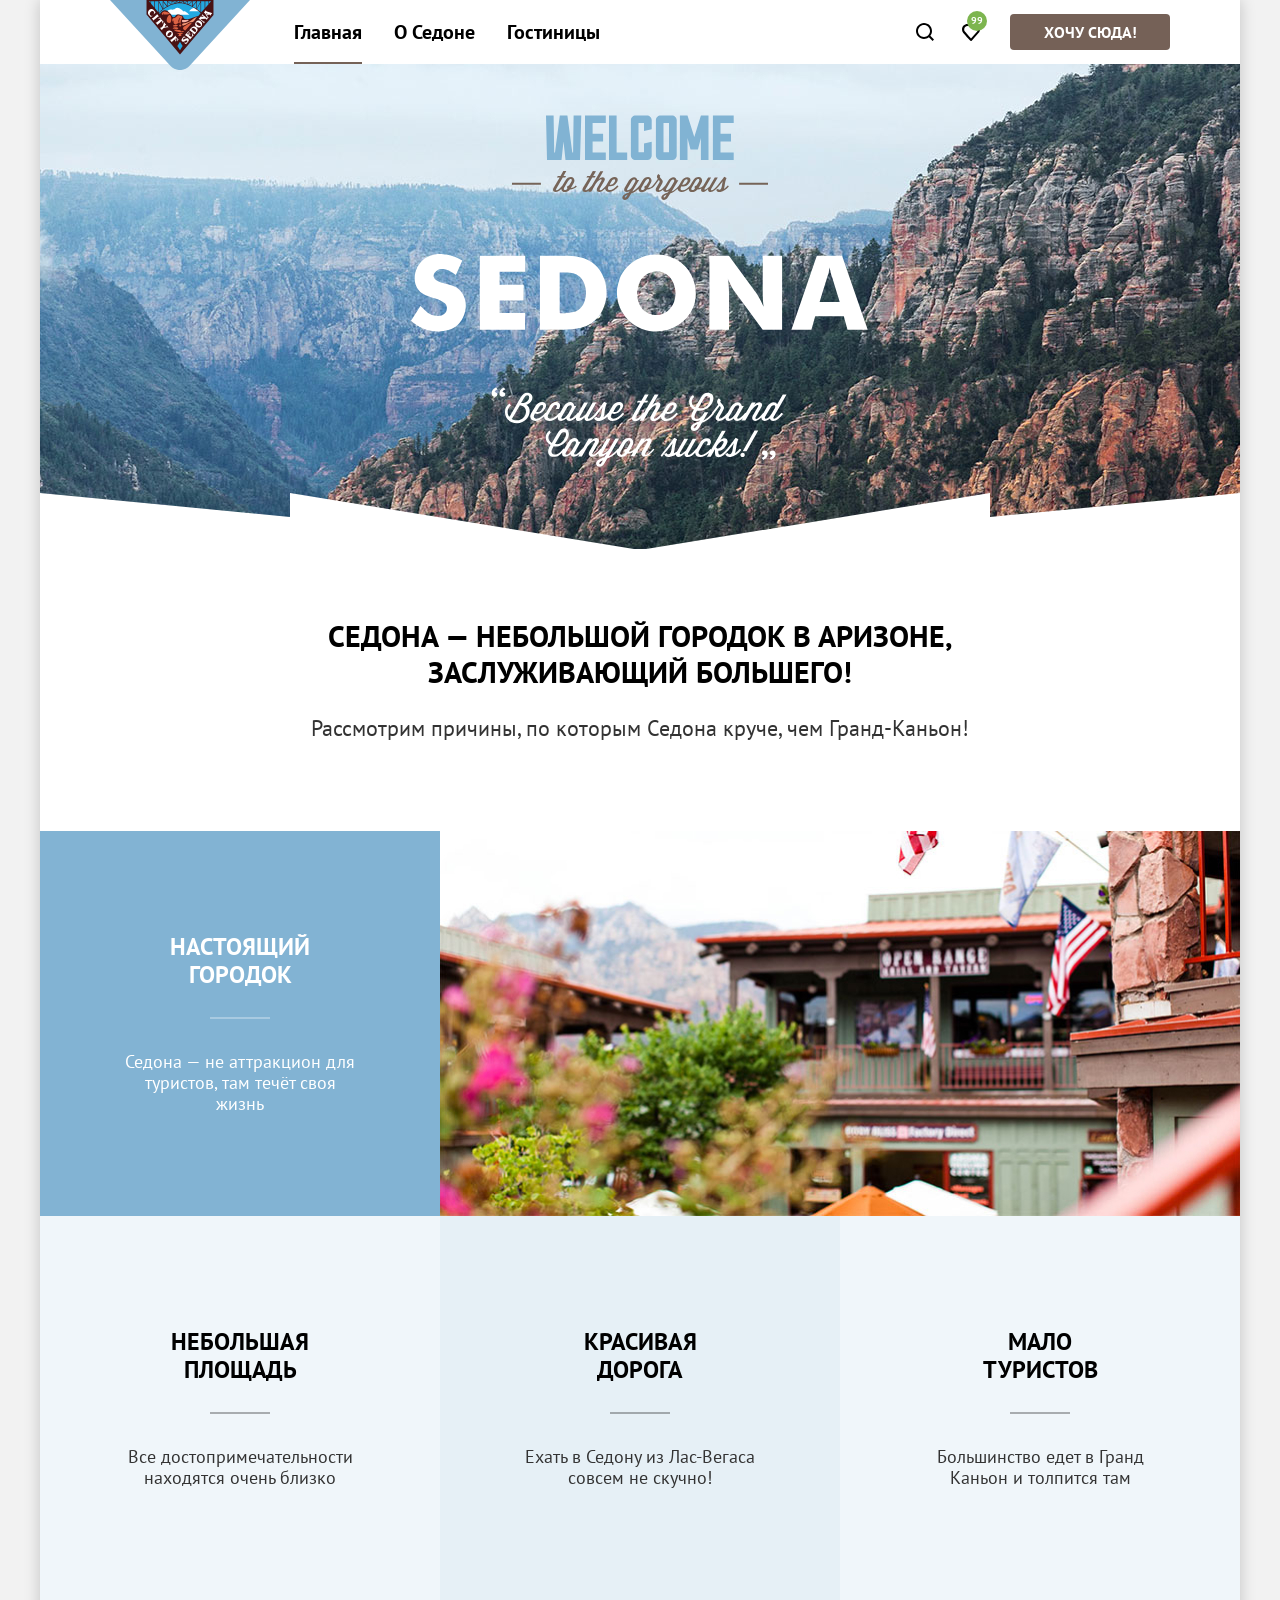
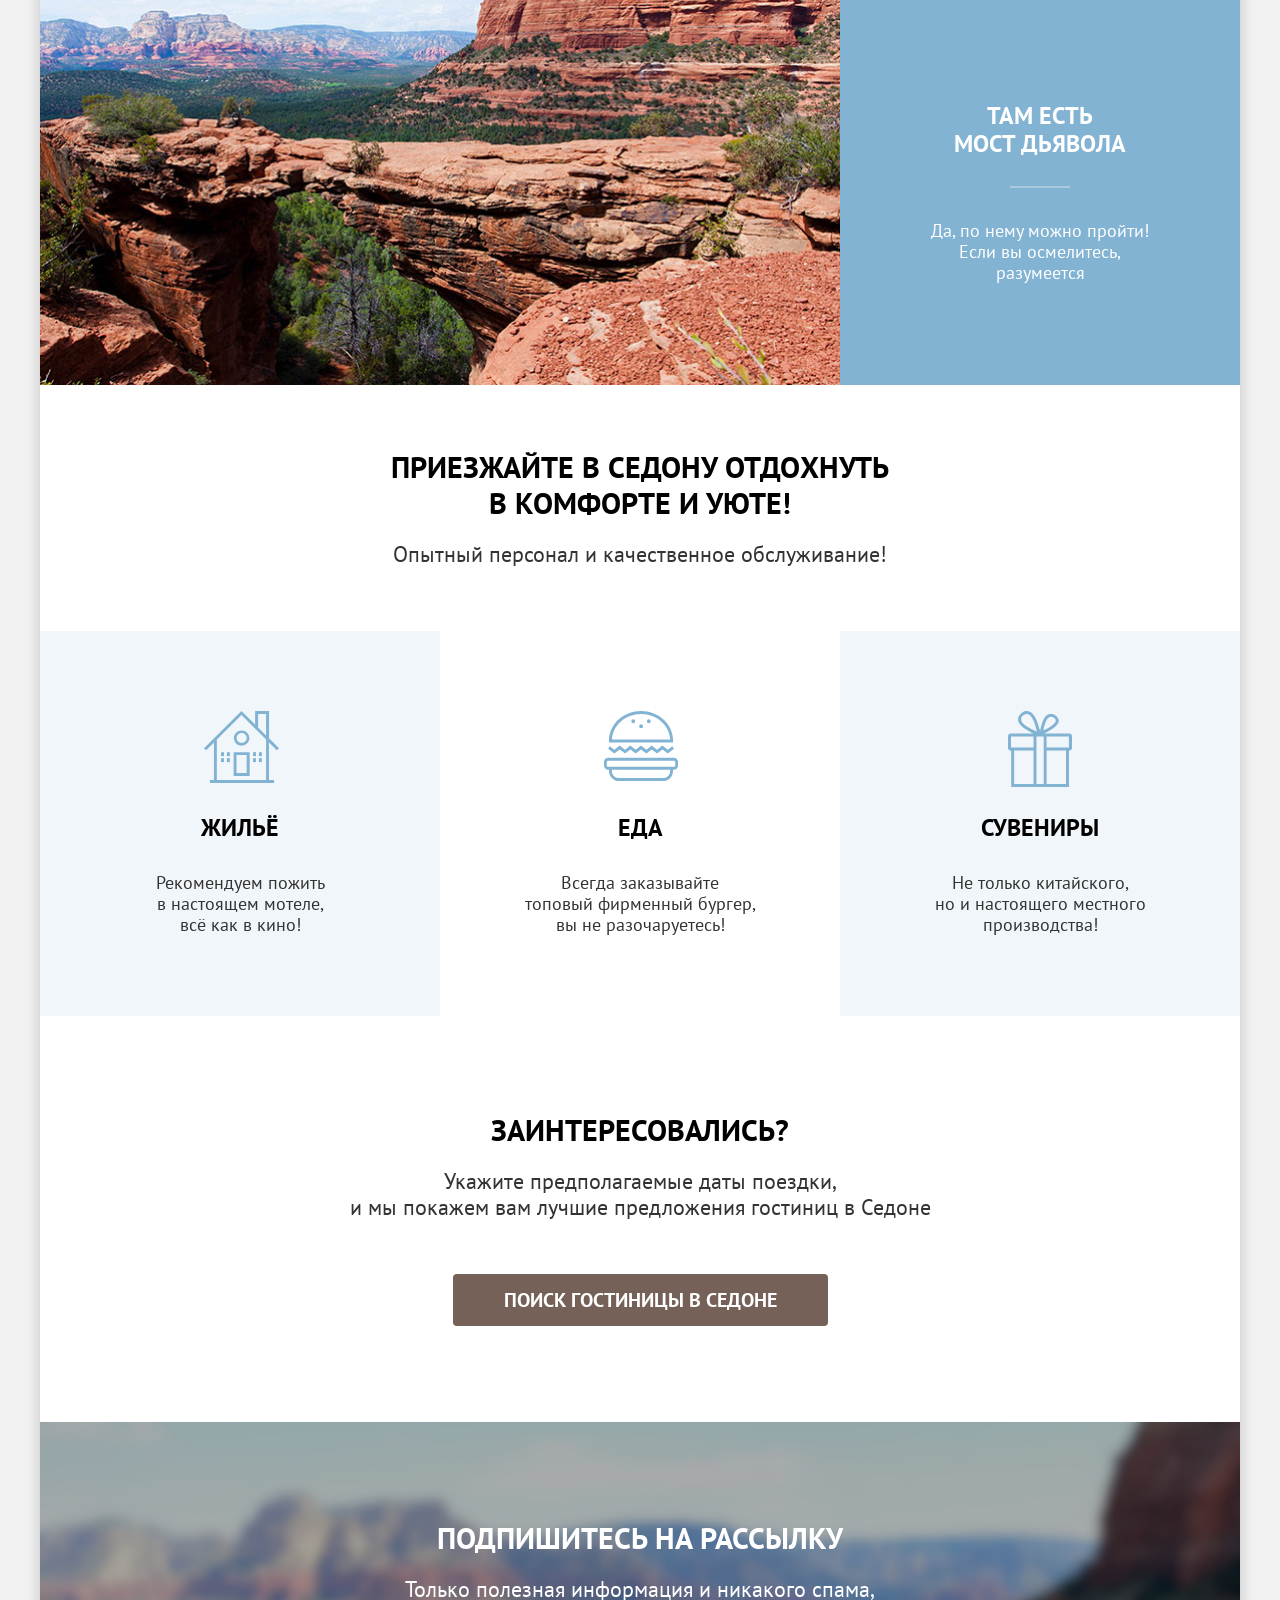
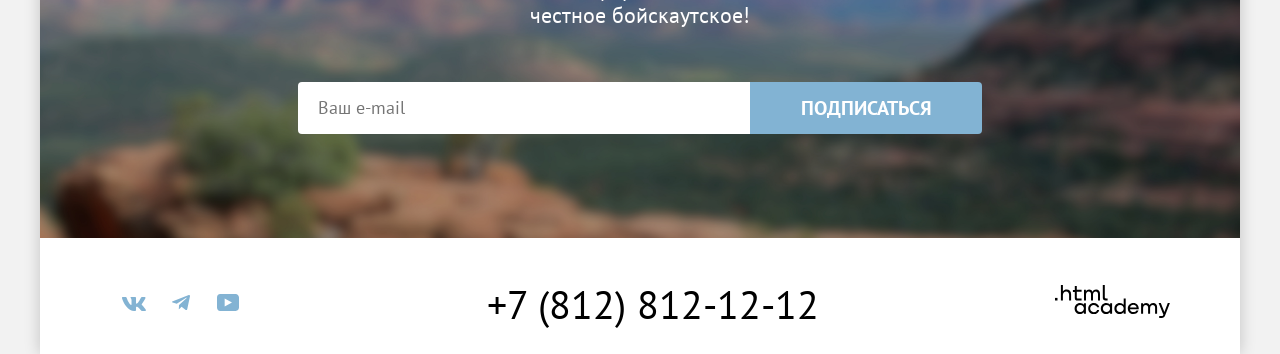
<file: index.html>
<!doctype html>
<html lang="ru">
  <head>
    <meta charset="UTF-8" />
    <title>Седона</title>
    <link rel="stylesheet" href="src/css/styles.css" />
    <link
      rel="icon"
      type="image/png"
      sizes="32x32"
      href="src/img/favicon.png"
    />
  </head>
  <body>
    <div class="wrapper">
      <header class="header">
        <a class="headerLogoLink" href="index.html">
          <img
            class="headerLogoImg"
            src="src/img/sedona-logo.svg"
            alt="Седона лого"
            width="140"
            height="70"
          />
        </a>
        <nav class="headerNav">
          <ul class="headerNavList">
            <li class="headerNavItem headerNavItemActive">
              <a class="headerNavItemLink" href="index.html">Главная</a>
            </li>
            <li class="headerNavItem">
              <a class="headerNavItemLink" href="#">О Седоне</a>
            </li>
            <li class="headerNavItem">
              <a class="headerNavItemLink" href="catalog.html">Гостиницы</a>
            </li>
          </ul>
          <ul class="headerUserList">
            <li>
              <a class="headerUserLink headerUserSearch" href="#">
                <span class="visuallyHidden">Поиск</span>
              </a>
            </li>
            <li>
              <a class="headerUserLink headerUserFavorites" href="#">
                <span class="visuallyHidden">Избранное</span>
                <span class="headerUserNumberOfFavorites">99</span>
              </a>
            </li>
            <li>
              <a class="headerUserLinkButton" href="#">Хочу сюда!</a>
            </li>
          </ul>
        </nav>
      </header>

      <main class="main">
        <section class="welcome">
          <h1 class="visuallyHidden">Посетите Седону!</h1>
          <img
            class="welcomeImg"
            src="src/img/welcome.svg"
            alt="Добро пожаловать в Седону!"
            width="458"
            height="352"
          />
        </section>

        <section class="slogan sectionInfo">
          <h2 class="sloganTitle">
            Седона — небольшой городок в Аризоне, заслуживающий большего!
          </h2>
          <p class="sloganDesc">
            Рассмотрим причины, по которым Седона круче, чем Гранд-Каньон!
          </p>
        </section>

        <section class="advantages">
          <h2 class="visuallyHidden">Наши преимущества</h2>
          <ul class="advantagesList">
            <li class="advantagesItemWhite">
              <div class="advantagesItemTextWrap">
                <h3 class="advantagesItemTitle">Настоящий городок</h3>
                <p class="advantagesItemDesc">
                  Седона — не аттракцион для туристов, там течёт своя жизнь
                </p>
              </div>
            </li>
            <li class="advantagesItemPhotoWrap">
              <img
                class="advantagesItemPhoto"
                src="src/img/advantages-photo1.jpg"
                alt="Фото улиц Седоны"
                width="800"
                height="385"
              />
            </li>
            <li class="advantagesItem">
              <div class="advantagesItemTextWrap">
                <h3 class="advantagesItemTitle">Небольшая площадь</h3>
                <p class="advantagesItemDesc">
                  Все достопримечательности находятся очень близко
                </p>
              </div>
            </li>
            <li class="advantagesItem">
              <div class="advantagesItemTextWrap">
                <h3 class="advantagesItemTitle">Красивая дорога</h3>
                <p class="advantagesItemDesc">
                  Ехать в Седону из Лас-Вегаса совсем не скучно!
                </p>
              </div>
            </li>
            <li class="advantagesItem">
              <div class="advantagesItemTextWrap">
                <h3 class="advantagesItemTitle">Мало туристов</h3>
                <p class="advantagesItemDesc">
                  Большинство едет в Гранд Каньон и толпится там
                </p>
              </div>
            </li>
            <li class="advantagesItemPhotoWrap">
              <img
                class="advantagesItemPhoto"
                src="src/img/advantages-photo2.jpg"
                alt="Фото Моста Дьявола"
                width="800"
                height="385"
              />
            </li>
            <li class="advantagesItemWhite">
              <div class="advantagesItemTextWrap">
                <h3 class="advantagesItemTitle">Там есть<br />мост дьявола</h3>
                <p class="advantagesItemDesc">
                  Да, по нему можно пройти! Если вы осмелитесь, разумеется
                </p>
              </div>
            </li>
          </ul>
        </section>

        <section class="invite sectionInfo">
          <h2 class="inviteTitle">
            Приезжайте в Седону отдохнуть в комфорте и уюте!
          </h2>
          <p class="inviteDesc">
            Опытный персонал и качественное обслуживание!
          </p>
        </section>

        <section class="extra">
          <h2 class="visuallyHidden">Дополнительные возможности</h2>
          <ul class="extraList">
            <li class="extraItem extraItemHome">
              <h3 class="extraTitle">Жильё</h3>
              <p class="extraDesc">
                Рекомендуем пожить<br />в настоящем мотеле,<br />всё как в кино!
              </p>
            </li>
            <li class="extraItem extraItemFood">
              <h3 class="extraTitle">Еда</h3>
              <p class="extraDesc">
                Всегда заказывайте<br />топовый фирменный бургер,<br />вы не
                разочаруетесь!
              </p>
            </li>
            <li class="extraItem extraItemSouvenirs">
              <h3 class="extraTitle">Сувениры</h3>
              <p class="extraDesc">
                Не только китайского,<br />но и настоящего местного<br />производства!
              </p>
            </li>
          </ul>
        </section>

        <section class="hotelSearch">
          <h2 class="hotelSearchTitle">Заинтересовались?</h2>
          <p class="hotelSearchDesc">
            Укажите предполагаемые даты поездки,<br />и мы покажем вам лучшие
            предложения гостиниц в Седоне
          </p>
          <button
            class="hotelSearchButton buttonBrown modalToggle"
            type="button"
          >
            Поиск гостиницы в Седоне
          </button>
        </section>

        <section class="subscribe">
          <h2 class="subscribeTitle">Подпишитесь на рассылку</h2>
          <p class="subscribeDesc">
            Только полезная информация и никакого спама, честное бойскаутское!
          </p>
          <form
            class="subscribeForm"
            action="https://echo.htmlacademy.ru/"
            method="post"
          >
            <label class="visuallyHidden" for="email">Электронная почта:</label>
            <input
              class="subscribeFormInput"
              type="email"
              name="email"
              id="email"
              placeholder="Ваш e-mail"
              required
            />
            <button class="subscribeFormButton buttonBlue" type="submit">
              Подписаться
            </button>
          </form>
        </section>
      </main>

      <footer class="footer">
        <div class="footerSocials">
          <h2 class="visuallyHidden">Наши социальные сети</h2>
          <ul class="footerSocialsList">
            <li class="footerSocialsListItem">
              <a
                class="footerSocialsListLink"
                href="https://vk.com/htmlacademy"
                target="_blank"
                rel="noreferrer noopener"
              >
                <svg
                  class="footerIcon"
                  width="24"
                  height="14"
                  viewBox="0 0 24 14"
                  fill="none"
                  xmlns="http://www.w3.org/2000/svg"
                >
                  <path
                    fill-rule="evenodd"
                    clip-rule="evenodd"
                    d="M23.45 0.948C23.616 0.402 23.45 0 22.655 0H20.03C19.362 0 19.054 0.347 18.887 0.73C18.887 0.73 17.552 3.926 15.661 6.002C15.049 6.604 14.771 6.795 14.437 6.795C14.27 6.795 14.019 6.604 14.019 6.057V0.948C14.019 0.292 13.835 0 13.279 0H9.151C8.734 0 8.483 0.304 8.483 0.593C8.483 1.214 9.429 1.358 9.526 3.106V6.904C9.526 7.737 9.373 7.888 9.039 7.888C8.149 7.888 5.984 4.677 4.699 1.003C4.45 0.288 4.198 0 3.527 0H0.9C0.15 0 0 0.347 0 0.73C0 1.412 0.89 4.8 4.145 9.281C6.315 12.341 9.37 14 12.153 14C13.822 14 14.028 13.632 14.028 12.997V10.684C14.028 9.947 14.186 9.8 14.715 9.8C15.105 9.8 15.772 9.992 17.33 11.467C19.11 13.216 19.403 14 20.405 14H23.03C23.78 14 24.156 13.632 23.94 12.904C23.702 12.18 22.852 11.129 21.725 9.882C21.113 9.172 20.195 8.407 19.916 8.024C19.527 7.533 19.638 7.314 19.916 6.877C19.916 6.877 23.116 2.451 23.449 0.948H23.45Z"
                  />
                </svg>
                <span class="visuallyHidden">VK</span>
              </a>
            </li>
            <li class="footerSocialsListItem">
              <a
                class="footerSocialsListLink"
                href="https://t.me/htmlacademy"
                target="_blank"
                rel="noreferrer noopener"
              >
                <svg
                  class="footerIcon"
                  width="18"
                  height="16"
                  viewBox="0 0 18 16"
                  fill="none"
                  xmlns="http://www.w3.org/2000/svg"
                >
                  <path
                    d="M16.785 0.0992597L0.840489 6.24776C-0.247661 6.68481 -0.241365 7.29184 0.640845 7.56253L4.73445 8.83953L14.2058 2.8637C14.6537 2.59121 15.0629 2.7378 14.7265 3.03636L7.05283 9.96185H7.05103L7.05283 9.96275L6.77045 14.1823C7.18413 14.1823 7.36669 13.9925 7.59871 13.7686L9.58705 11.8351L13.7229 14.89C14.4855 15.31 15.0332 15.0941 15.2229 14.1841L17.9379 1.38885C18.2158 0.274623 17.5126 -0.229883 16.785 0.0992597Z"
                  />
                </svg>
                <span class="visuallyHidden">Telegram</span>
              </a>
            </li>
            <li class="footerSocialsListItem">
              <a
                class="footerSocialsListLink"
                href="https://www.youtube.com/user/htmlacademyru"
                target="_blank"
                rel="noreferrer noopener"
              >
                <svg
                  class="footerIcon"
                  width="22"
                  height="17"
                  viewBox="0 0 22 17"
                  fill="none"
                  xmlns="http://www.w3.org/2000/svg"
                >
                  <path
                    d="M18.607 0H3.17413C1.31343 0 0 1.59375 0 3.4V13.4937C0 15.4062 1.31343 17 3.17413 17H18.8259C20.4677 17 22 15.4062 22 13.6V3.4C21.7811 1.59375 20.4677 0 18.607 0ZM7.66169 12.5375V4.4625L14.995 8.5L7.66169 12.5375Z"
                  />
                </svg>
                <span class="visuallyHidden">YouTube</span>
              </a>
            </li>
          </ul>
        </div>
        <div class="footerContacts">
          <h2 class="visuallyHidden">Телефон</h2>
          <a class="footerContactsTelLink" href="tel:+78128121212"
            >+7 (812) 812-12-12</a
          >
        </div>
        <div class="footerLogo">
          <a
            class="footerLogoLink"
            href="https://htmlacademy.ru/"
            target="_blank"
            rel="noreferrer noopener"
          >
            <svg
              class="footerLogoImg"
              width="115"
              height="33"
              viewBox="0 0 115 33"
              fill="none"
              xmlns="http://www.w3.org/2000/svg"
            >
              <path d="M0 12.9V15.5H2.5V12.9H0Z" />
              <path
                d="M11.6 4.5C10 4.5 8.8 5.2 8 6.2H7.9V0H5.9V15.5H7.9V10.2C7.9 8.1 9.2 6.6 11.2 6.6C13 6.6 14.1 8 14.1 9.8V15.5H16.1V9.4C16.2 6.4 14.3 4.5 11.6 4.5Z"
              />
              <path
                d="M26.6 4.8H21.8V1.1H19.8V4.9H17.9V6.9H19.8V12.9C19.8 14.6 20.8 15.6 22.5 15.6H26.6V13.6H22.9C22.2 13.6 21.8 13.2 21.8 12.5V6.8H26.6V4.8Z"
              />
              <path
                d="M41.1 4.6C39.5 4.6 38.2 5.4 37.6 6.7H37.5C36.9 5.5 35.7 4.6 34.1 4.6C32.7 4.6 31.6 5.4 31 6.4H30.9V4.8H29V15.4H31V10C31 8 32 6.5 33.6 6.5C35.1 6.5 36 7.5 36 9.1V15.4H38V9.8C38 7.4 39.4 6.5 40.6 6.5C42.1 6.5 43 7.5 43 9.1V15.4H45V8.9C45.1 6.4 43.6 4.6 41.1 4.6Z"
              />
              <path
                d="M47.8 12.7C47.8 14.4 48.8 15.4 50.6 15.4H52.6V13.4H50.9C50.2 13.4 49.8 13 49.8 12.3V0H47.8V12.7Z"
              />
              <path
                d="M28.9 19.7C28 18.6 26.7 17.9 25 17.9C21.9 17.9 19.6 20.2 19.6 23.5C19.6 26.8 21.9 29.1 25 29.1C26.8 29.1 28 28.3 28.8 27.2H28.9V28.8H30.9V18.2H28.9V19.7ZM25.3 27.1C23.1 27.1 21.7 25.5 21.7 23.5C21.7 21.5 23.1 19.9 25.3 19.9C27.5 19.9 28.9 21.5 28.9 23.5C28.9 25.4 27.5 27.1 25.3 27.1Z"
              />
              <path
                d="M44.2 22C43.7 19.6 41.6 17.9 38.8 17.9C35.4 17.9 33.2 20.4 33.2 23.5C33.2 26.6 35.4 29.1 38.8 29.1C41.6 29.1 43.7 27.3 44.2 24.9H42.1C41.7 26.2 40.4 27.2 38.8 27.2C36.6 27.2 35.2 25.6 35.2 23.6C35.2 21.6 36.6 20 38.8 20C40.4 20 41.6 21 42.1 22.2H44.2V22Z"
              />
              <path
                d="M55.1 19.7C54.2 18.6 52.9 17.9 51.2 17.9C48.1 17.9 45.8 20.2 45.8 23.5C45.8 26.8 48.1 29.1 51.2 29.1C53 29.1 54.2 28.3 55 27.2H55.1V28.8H57.1V18.2H55.1V19.7ZM51.5 27.1C49.3 27.1 47.9 25.5 47.9 23.5C47.9 21.5 49.3 19.9 51.5 19.9C53.7 19.9 55.1 21.5 55.1 23.5C55.1 25.4 53.6 27.1 51.5 27.1Z"
              />
              <path
                d="M68.7 19.8C67.8 18.7 66.5 17.9 64.8 17.9C61.7 17.9 59.4 20.2 59.4 23.5C59.4 26.8 61.6 29.1 64.8 29.1C66.5 29.1 67.8 28.3 68.6 27.3H68.7V28.8H70.7V13.4H68.7V19.8ZM65.1 27.1C62.9 27.1 61.5 25.5 61.5 23.5C61.5 21.5 62.9 19.9 65.1 19.9C67.3 19.9 68.7 21.5 68.7 23.5C68.6 25.5 67.2 27.1 65.1 27.1Z"
              />
              <path
                d="M78.3 17.9C75 17.9 72.8 20.4 72.8 23.5C72.8 26.5 74.9 29.1 78.3 29.1C80.8 29.1 82.8 27.8 83.5 25.5H81.4C80.9 26.5 79.8 27.1 78.4 27.1C76.5 27.1 75.1 25.8 75 24.2H83.8C84 20.6 81.8 17.9 78.3 17.9ZM78.3 19.8C80 19.8 81.3 20.8 81.6 22.4H75.1C75.4 20.9 76.6 19.8 78.3 19.8Z"
              />
              <path
                d="M98.2 17.9C96.6 17.9 95.3 18.7 94.6 19.9H94.5C93.9 18.7 92.7 17.9 91.1 17.9C89.7 17.9 88.6 18.6 88 19.7V18.2H86.1V28.8H88.1V23.4C88.1 21.4 89.1 20 90.7 19.9C92.2 19.9 93.1 20.9 93.1 22.5V28.8H95.1V23.2C95.1 20.8 96.5 19.9 97.7 19.9C99.2 19.9 100.1 20.9 100.1 22.5V28.8H102.1V22.3C102.2 19.7 100.7 17.9 98.2 17.9Z"
              />
              <path
                d="M109.4 27L105.8 18.1H103.6L108.4 29.7C108.1 30.6 107.7 30.9 106.7 30.9H104.2V32.9H106.7C108.5 32.9 109.5 32.1 110.2 30.3L114.9 18.1H112.8L109.4 27Z"
              />
            </svg>
          </a>
        </div>
      </footer>
    </div>
    <div class="modalWrap modalWrapClose">
      <section class="modal">
        <form
          class="modalForm search-form"
          action="https://echo.htmlacademy.ru/"
          method="post"
        >
          <div class="modalFormHeader">
            <h2 class="modalFormTitle">Поиск гостиницы в Седоне</h2>
            <button
              class="modalFormClose"
              type="button"
              aria-label="Закрыть форму"
            >
              <svg
                width="14"
                height="14"
                viewBox="0 0 14 14"
                fill="none"
                xmlns="http://www.w3.org/2000/svg"
              >
                <path
                  d="M14 1.29231L12.7077 0L7 5.70769L1.29231 0L0 1.29231L5.70769 7L0 12.7077L1.29231 14L7 8.29231L12.7077 14L14 12.7077L8.29231 7L14 1.29231Z"
                  fill="currentColor"
                />
              </svg>
            </button>
          </div>
          <div class="modalFormField">
            <label class="modalFormLabel" for="arrival-date"
              >Дата заезда:</label
            >
            <div class="modalFormControl">
              <input
                class="modalFormDate"
                type="text"
                id="arrival-date"
                name="arrival-date"
                value="27 апреля 2020"
                required
              />
              <p class="modalFormMessage modalFormMessageError">
                Мы не можем отправить вас в прошлое.
              </p>
            </div>
          </div>
          <div class="modalFormField">
            <label class="modalFormLabel" for="departure-date"
              >Дата выезда:</label
            >
            <div class="modalFormControl">
              <input
                class="modalFormDate"
                type="text"
                id="departure-date"
                name="departure-date"
                value="1 сентября 2023"
                required
              />
              <p class="modalFormMessage">
                На эти даты есть свободные номера. Пока есть.
              </p>
            </div>
          </div>
          <div class="modalFormGuests">
            <div class="modalFormGuestRow">
              <div class="modalFormGuestWrap">
                <label class="modalFormLabel" for="adults">Взрослые:</label>
                <div class="modalFormCounter">
                  <button
                    class="modalFormCounterButton counter__button"
                    type="button"
                  >
                    <svg
                      class="modalFormCounterButtonSvg"
                      width="20"
                      height="20"
                      viewBox="0 0 20 20"
                      fill="none"
                      xmlns="http://www.w3.org/2000/svg"
                    >
                      <path d="M3 9V11H17V9H3Z" fill="currentColor" />
                    </svg>
                    <span class="visuallyHidden"
                      >Уменьшить количество взрослых</span
                    >
                  </button>
                  <input
                    class="modalFormCounterInput"
                    type="number"
                    id="adults"
                    name="adults"
                    value="2"
                    min="0"
                  />
                  <button
                    class="modalFormCounterButton counter__button"
                    type="button"
                  >
                    <svg
                      class="modalFormCounterButtonSvg"
                      width="20"
                      height="20"
                      viewBox="0 0 20 20"
                      fill="none"
                      xmlns="http://www.w3.org/2000/svg"
                    >
                      <path
                        d="M17 9H11V3H9V9H3V11H9V17H11V11H17V9Z"
                        fill="currentColor"
                      />
                    </svg>
                    <span class="visuallyHidden"
                      >Увеличить количество взрослых</span
                    >
                  </button>
                </div>
              </div>
              <div class="modalFormGuestChildWrap">
                <label class="modalFormLabel modalFormLabelChild" for="children"
                  >Дети:</label
                >
                <div class="modalFormInfoWrap">
                  <button
                    class="modalFormInfoButton"
                    type="button"
                    aria-label="Подсказка о детях"
                  >
                    i
                  </button>
                  <div class="modalFormTooltip">
                    <p class="modalFormTooltipText">
                      Укажите количество детей, которые будут с вами, возраст
                      которых от 6 до 18 лет. Дети до 6 лет размещаются
                      бесплатно.
                    </p>
                  </div>
                </div>
                <div class="modalFormCounter">
                  <button class="modalFormCounterButton" type="button">
                    <svg
                      class="modalFormCounterButtonSvg"
                      width="20"
                      height="20"
                      viewBox="0 0 20 20"
                      fill="none"
                      xmlns="http://www.w3.org/2000/svg"
                    >
                      <path d="M3 9V11H17V9H3Z" fill="currentColor" />
                    </svg>
                    <span class="visuallyHidden"
                      >Уменьшить количество взрослых</span
                    >
                  </button>
                  <input
                    class="modalFormCounterInput"
                    type="number"
                    id="children"
                    name="children"
                    value="2"
                    min="0"
                  />
                  <button class="modalFormCounterButton" type="button">
                    <svg
                      class="modalFormCounterButtonSvg"
                      width="20"
                      height="20"
                      viewBox="0 0 20 20"
                      fill="none"
                      xmlns="http://www.w3.org/2000/svg"
                    >
                      <path
                        d="M17 9H11V3H9V9H3V11H9V17H11V11H17V9Z"
                        fill="currentColor"
                      />
                    </svg>
                    <span class="visuallyHidden"
                      >Увеличить количество взрослых</span
                    >
                  </button>
                </div>
              </div>
            </div>
          </div>
          <button class="modalFormSubmit buttonBlue" type="submit">
            Найти
          </button>
        </form>
      </section>
    </div>
    <script src="./src/js/script.js"></script>
  </body>
</html>
</file>
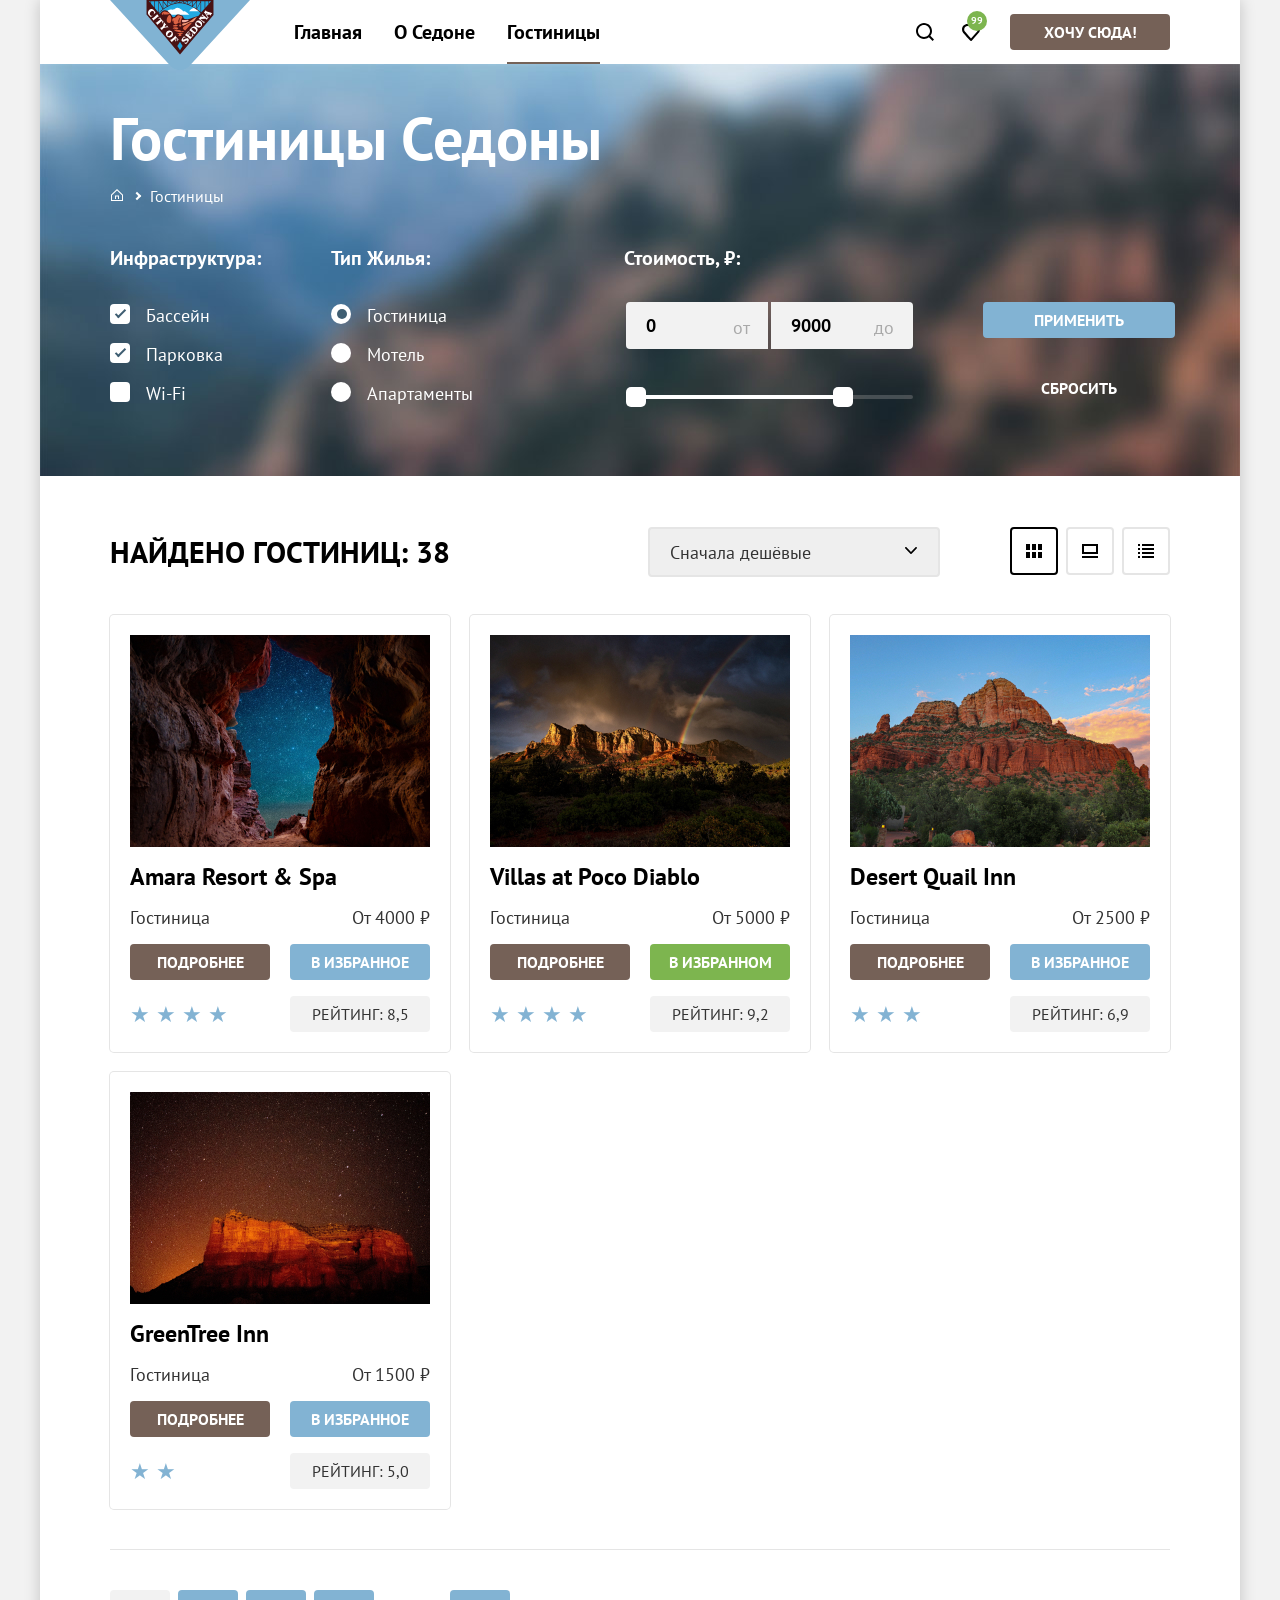
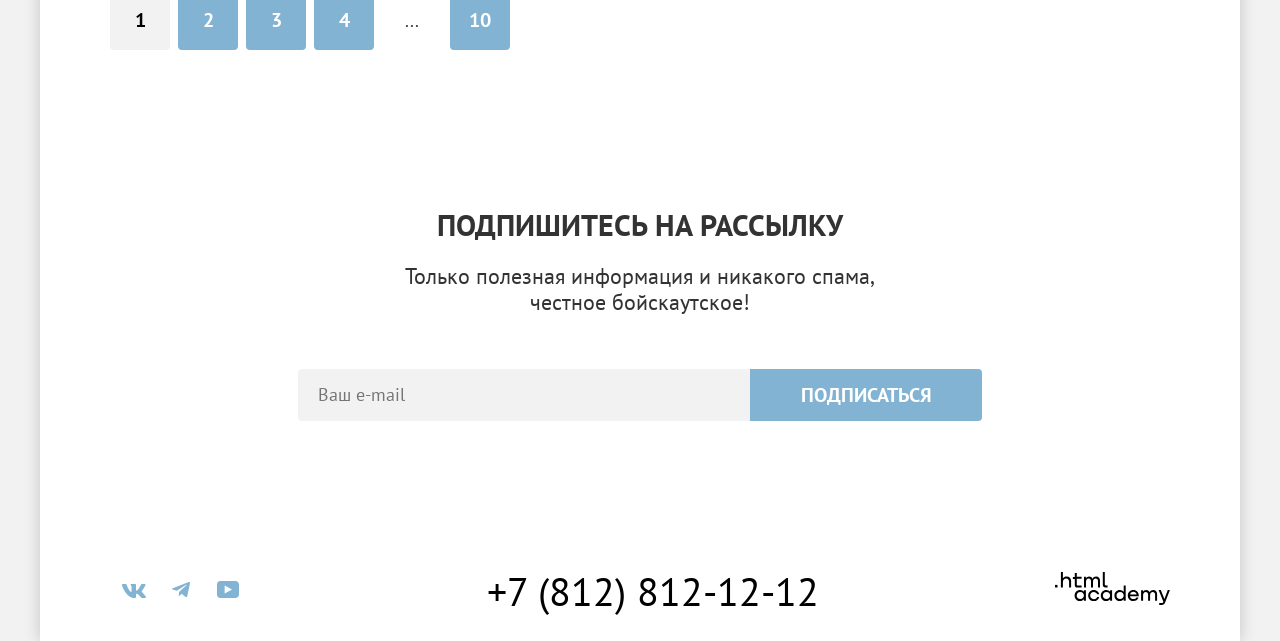
<file: catalog.html>
<!doctype html>
<html lang="ru">
  <head>
    <meta charset="UTF-8" />
    <title>Седона, каталог</title>
    <link rel="stylesheet" href="src/css/styles.css" />
    <link
      rel="icon"
      type="image/png"
      sizes="32x32"
      href="src/img/favicon.png"
    />
  </head>

  <body>
    <div class="wrapper">
      <header class="header">
        <a class="headerLogoLink" href="index.html">
          <img
            class="headerLogoImg"
            src="src/img/sedona-logo.svg"
            alt="Седона лого"
            width="140"
            height="70"
          />
        </a>
        <nav class="headerNav">
          <ul class="headerNavList">
            <li class="headerNavItem">
              <a class="headerNavItemLink" href="index.html">Главная</a>
            </li>
            <li class="headerNavItem">
              <a class="headerNavItemLink" href="#">О Седоне</a>
            </li>
            <li class="headerNavItem">
              <a
                class="headerNavItemLink headerNavItemActive"
                href="catalog.html"
                >Гостиницы</a
              >
            </li>
          </ul>
          <ul class="headerUserList">
            <li>
              <a class="headerUserLink headerUserSearch" href="#">
                <span class="visuallyHidden">Поиск</span>
              </a>
            </li>
            <li>
              <a class="headerUserLink headerUserFavorites" href="#">
                <span class="visuallyHidden">Избранное</span>
                <span class="headerUserNumberOfFavorites">99</span>
              </a>
            </li>
            <li>
              <a class="headerUserLinkButton" href="#">Хочу сюда!</a>
            </li>
          </ul>
        </nav>
      </header>

      <main class="main">
        <header class="catalogHeader">
          <h1 class="catalogHeaderTitle">Гостиницы Седоны</h1>
          <ul class="breadcrumbsList">
            <li class="breadcrumbsItem">
              <a
                class="breadcrumbsLink breadcrumbsLinkHomeIcon"
                href="index.html"
              >
                <span class="visuallyHidden">Домой</span>
              </a>
            </li>
            <li class="breadcrumbsItem">
              <a class="breadcrumbsLink" href="#">Гостиницы</a>
            </li>
          </ul>
          <section class="Filters">
            <h2 class="visuallyHidden">Фильтры каталога гостиниц</h2>
            <form
              class="filtersForm"
              action="https://echo.htmlacademy.ru/"
              method="get"
            >
              <div class="filtersFormContainer">
                <fieldset class="filtersFormAmenities">
                  <legend class="filtersFormTitle">Инфраструктура:</legend>
                  <ul class="filtersFormList">
                    <li>
                      <label class="filtersFormLabel"
                        >Бассейн
                        <input
                          type="checkbox"
                          checked
                          name="pool"
                          class="filtersFormInput"
                        />
                        <span class="filtersFormCheckmark"></span>
                      </label>
                    </li>
                    <li class="filtersFormAmenitiesItem">
                      <label class="filtersFormLabel"
                        >Парковка
                        <input
                          type="checkbox"
                          checked
                          name="parkng"
                          class="filtersFormInput"
                        />
                        <span class="filtersFormCheckmark"></span>
                      </label>
                    </li>
                    <li class="filtersFormAmenitiesItem">
                      <label class="filtersFormLabel"
                        >Wi-Fi
                        <input
                          type="checkbox"
                          name="wi-fi"
                          class="filtersFormInput"
                        />
                        <span class="filtersFormCheckmark"></span>
                      </label>
                    </li>
                  </ul>
                </fieldset>

                <fieldset class="filtersFormType">
                  <legend class="filtersFormTitle">Тип Жилья:</legend>
                  <ul class="filtersFormList">
                    <li class="filtersFormTypeItem">
                      <label class="filtersFormLabelRadio"
                        >Гостиница
                        <input
                          type="radio"
                          value="hotel"
                          checked="checked"
                          name="accommodation"
                          class="filtersFormInputRadio"
                        />
                        <span class="filtersFormCheckmarkRadio"></span>
                      </label>
                    </li>
                    <li class="filtersFormTypeItem">
                      <label class="filtersFormLabelRadio"
                        >Мотель
                        <input
                          type="radio"
                          value="motel"
                          name="accommodation"
                          class="filtersFormInputRadio"
                        />
                        <span class="filtersFormCheckmarkRadio"></span>
                      </label>
                    </li>
                    <li class="filtersFormTypeItem">
                      <label class="filtersFormLabelRadio"
                        >Апартаменты
                        <input
                          type="radio"
                          value="apartments"
                          name="accommodation"
                          class="filtersFormInputRadio"
                        />
                        <span class="filtersFormCheckmarkRadio"></span>
                      </label>
                    </li>
                  </ul>
                </fieldset>
              </div>
              <div class="filtersFormContainer">
                <fieldset class="filtersFormPrice">
                  <legend class="filtersFormPriceTitle">Стоимость, ₽:</legend>
                  <div class="filtersFormPriceRange">
                    <label
                      class="filtersFormPriceRangeLabel filtersFormPriceRangeLabelMin"
                      for="price-min"
                      >от</label
                    >
                    <input
                      class="filtersFormPriceRangeInput filtersFormPriceRangeInputMin"
                      id="price-min"
                      type="number"
                      name="price-min"
                      value="0"
                      data-min="0"
                    />
                    <label
                      class="filtersFormPriceRangeLabel filtersFormPriceRangeLabelMax"
                      for="price-max"
                      >до</label
                    >
                    <input
                      class="filtersFormPriceRangeInput filtersFormPriceRangeInputMax"
                      type="number"
                      name="price-max"
                      id="price-max"
                      value="9000"
                      data-max="50000"
                    />
                  </div>

                  <div class="filtersFormPriceRangeWrap">
                    <div class="filtersFormPriceRangeScale">
                      <div
                        class="filtersFormPriceRangeBar"
                        style="right: 60px; width: 210px"
                      >
                        <button
                          class="filtersFormPriceRangeToggle filtersFormPriceRangeToggleMin"
                          type="button"
                        >
                          <span class="visuallyHidden"
                            >Изменить минимальную цену</span
                          >
                        </button>
                        <button
                          class="filtersFormPriceRangeToggle filtersFormPriceRangeToggleMax"
                          type="button"
                        >
                          <span class="visuallyHidden"
                            >Изменить максимальную цену</span
                          >
                        </button>
                      </div>
                    </div>
                  </div>
                </fieldset>
                <div class="filtersFormPriceButtons">
                  <button
                    class="filtersFormPriceButtonsApply buttonBlue"
                    type="submit"
                  >
                    Применить
                  </button>
                  <button
                    class="filtersFormPriceButtonsReset buttonTransparent"
                    type="reset"
                  >
                    Сбросить
                  </button>
                </div>
              </div>
            </form>
          </section>
        </header>

        <section class="hotels">
          <h2 class="visuallyHidden">Гостиницы</h2>
          <div class="hotelsSort">
            <p class="hotelsSortTitle">Найдено гостиниц: 38</p>
            <div class="hotelsSortContainer">
              <select class="hotelsSortType" aria-label="Сортировка">
                <option class="hotelsSortTypeOption" value="cheap">
                  Сначала дешёвые
                </option>
                <option class="hotelsSortTypeOption" value="popular">
                  Сначала популярные
                </option>
                <option class="hotelsSortTypeOption" value="expensive">
                  Сначала дорогие
                </option>
              </select>
              <ul class="hotelsSortList">
                <li class="hotelsSortItem hotelsSortItemActive">
                  <a
                    class="hotelsSortLink hotelsSortLinkActive"
                    href="catalog.html?view=tile"
                  >
                    <img
                      class="hotelsSortImg"
                      src="src/img/sort-cards.svg"
                      alt="Сортировка несколькими карточками"
                      width="16"
                      height="14"
                    />
                    <span class="visuallyHidden">Несколькими карточками</span>
                  </a>
                </li>
                <li class="hotelsSortItem">
                  <a class="hotelsSortLink" href="catalog.html?view=card">
                    <img
                      class="hotelsSortImg"
                      src="src/img/sort-card.svg"
                      alt="Сортировка по одной карточке"
                      width="16"
                      height="14"
                    />
                    <span class="visuallyHidden">По одной карточке</span>
                  </a>
                </li>
                <li class="hotelsSortItem">
                  <a class="hotelsSortLink" href="catalog.html?view=list">
                    <img
                      class="hotelsSortImg"
                      src="src/img/sort-list.svg"
                      alt="Сортировка списком"
                      width="16"
                      height="14"
                    />
                    <span class="visuallyHidden">Списком</span>
                  </a>
                </li>
              </ul>
            </div>
          </div>

          <ul class="hotelsList">
            <li class="hotelsListItem">
              <a class="hotelsListLink" href="#"></a>
              <article class="hotelsListСard">
                <img
                  class="hotelsListСardImg"
                  src="src/img/hotel-amara.jpg"
                  alt="Фото с видом из окна отеля"
                  width="300"
                  height="212"
                />
                <h3 class="hotelsListСardTitle">Amara Resort & Spa</h3>
                <div class="hotelsRow">
                  <span class="hotelsListСardDesc"> Гостиница </span>
                  <span class="hotelsListСardPrice">От 4000 ₽</span>
                </div>
                <div class="hotelsRow hotelsListСardButtons">
                  <a
                    class="hotelsListСardLink headerUserButton buttonBrown"
                    href="#"
                  >
                    Подробнее
                  </a>
                  <button
                    class="hotelsListСardButton headerUserButton buttonBlue"
                    type="button"
                  >
                    В избранное
                  </button>
                </div>
                <div class="hotelsListСardRating hotelsRow">
                  <div class="hotelsListСardRatingStars">
                    <div class="hotelsStars">
                      <span class="hotelsStar">&#9733;</span>
                      <span class="hotelsStar">&#9733;</span>
                      <span class="hotelsStar">&#9733;</span>
                      <span class="hotelsStar">&#9733;</span>
                    </div>
                    <span class="visuallyHidden">4 звезды</span>
                  </div>
                  <p class="hotelsListСardRatingGrade">Рейтинг: 8,5</p>
                </div>
              </article>
            </li>
            <li class="hotelsListItem">
              <a class="hotelsListLink" href="#"></a>
              <article class="hotelsListСard">
                <img
                  class="hotelsListСardImg"
                  src="src/img/hotel-villas.jpg"
                  alt="Фото с видом из окна отеля"
                  width="300"
                  height="212"
                />
                <h3 class="hotelsListСardTitle">Villas at Poco Diablo</h3>
                <div class="hotelsRow">
                  <span class="hotelsListСardDesc"> Гостиница </span>
                  <span class="hotelsListСardPrice">От 5000 ₽</span>
                </div>
                <div class="hotelsRow hotelsListСardButtons">
                  <a
                    class="hotelsListСardLink headerUserButton buttonBrown"
                    href="#"
                  >
                    Подробнее
                  </a>
                  <button
                    class="hotelsListСardButton headerUserButton buttonGreen"
                    type="button"
                  >
                    В избранном
                  </button>
                </div>
                <div class="hotelsListСardRating hotelsRow">
                  <div class="hotelsListСardRatingStars">
                    <div class="hotelsStars">
                      <span class="hotelsStar">&#9733;</span>
                      <span class="hotelsStar">&#9733;</span>
                      <span class="hotelsStar">&#9733;</span>
                      <span class="hotelsStar">&#9733;</span>
                    </div>
                    <span class="visuallyHidden">4 звезды</span>
                  </div>
                  <p class="hotelsListСardRatingGrade">Рейтинг: 9,2</p>
                </div>
              </article>
            </li>
            <li class="hotelsListItem">
              <a class="hotelsListLink" href="#"></a>
              <article class="hotelsListСard">
                <img
                  class="hotelsListСardImg"
                  src="src/img/hotel-desert.jpg"
                  alt="Фото с видом из окна отеля"
                  width="300"
                  height="212"
                />
                <h3 class="hotelsListСardTitle">Desert Quail Inn</h3>
                <div class="hotelsRow">
                  <span class="hotelsListСardDesc"> Гостиница </span>
                  <span class="hotelsListСardPrice">От 2500 ₽</span>
                </div>
                <div class="hotelsRow hotelsListСardButtons">
                  <a
                    class="hotelsListСardLink headerUserButton buttonBrown"
                    href="#"
                  >
                    Подробнее
                  </a>
                  <button
                    class="hotelsListСardButton headerUserButton buttonBlue"
                    type="button"
                  >
                    В избранное
                  </button>
                </div>
                <div class="hotelsListСardRating hotelsRow">
                  <div class="hotelsListСardRatingStars">
                    <div class="hotelsStars">
                      <span class="hotelsStar">&#9733;</span>
                      <span class="hotelsStar">&#9733;</span>
                      <span class="hotelsStar">&#9733;</span>
                    </div>
                    <span class="visuallyHidden">3 звезды</span>
                  </div>
                  <p class="hotelsListСardRatingGrade">Рейтинг: 6,9</p>
                </div>
              </article>
            </li>
            <!-- ОТЕЛЬ 4 -->
            <li class="hotelsListItem">
              <a class="hotelsListLink" href="#"></a>
              <article class="hotelsListСard">
                <img
                  class="hotelsListСardImg"
                  src="src/img/hotel-green-tree.jpg"
                  alt="Фото с видом из окна отеля"
                  width="300"
                  height="212"
                />
                <h3 class="hotelsListСardTitle">GreenTree Inn</h3>
                <div class="hotelsRow">
                  <span class="hotelsListСardDesc"> Гостиница </span>
                  <span class="hotelsListСardPrice">От 1500 ₽</span>
                </div>
                <div class="hotelsRow hotelsListСardButtons">
                  <a
                    class="hotelsListСardLink headerUserButton buttonBrown"
                    href="#"
                  >
                    Подробнее
                  </a>
                  <button
                    class="hotelsListСardButton headerUserButton buttonBlue"
                    type="button"
                  >
                    В избранное
                  </button>
                </div>
                <div class="hotelsListСardRating hotelsRow">
                  <div class="hotelsListСardRatingStars">
                    <div class="hotelsStars">
                      <span class="hotelsStar">&#9733;</span>
                      <span class="hotelsStar">&#9733;</span>
                    </div>
                    <span class="visuallyHidden">2 звезды</span>
                  </div>
                  <p class="hotelsListСardRatingGrade">Рейтинг: 5,0</p>
                </div>
              </article>
            </li>
          </ul>
          <ul class="hotelsPagination">
            <li class="hotelsPaginationItem">
              <a class="hotelsPaginationLink hotelsPaginationLinkActive">1</a>
            </li>
            <li class="hotelsPaginationItem">
              <a class="hotelsPaginationLink" href="#">2</a>
            </li>
            <li class="hotelsPaginationItem">
              <a class="hotelsPaginationLink" href="#">3</a>
            </li>
            <li class="hotelsPaginationItem">
              <a class="hotelsPaginationLink" href="#">4</a>
            </li>
            <li class="hotelsPaginationItem">
              <span class="hotelsPaginationOther">...</span>
            </li>
            <li class="hotelsPaginationItem">
              <a class="hotelsPaginationLink" href="#">10</a>
            </li>
          </ul>
        </section>
        <section class="subscribe subcribeCatalog">
          <h2 class="subscribeTitle">Подпишитесь на рассылку</h2>
          <p class="subscribeDesc">
            Только полезная информация и никакого спама, честное бойскаутское!
          </p>
          <form
            class="subscribeForm"
            action="https://echo.htmlacademy.ru/"
            method="post"
          >
            <label class="visuallyHidden" for="email">Электронная почта:</label>
            <input
              class="subscribeFormInput"
              type="email"
              name="email"
              id="email"
              placeholder="Ваш e-mail"
              required
            />
            <button class="subscribeFormButton" type="submit">
              Подписаться
            </button>
          </form>
        </section>
      </main>

      <footer class="footer">
        <div class="footerSocials">
          <h2 class="visuallyHidden">Наши социальные сети</h2>
          <ul class="footerSocialsList">
            <li class="footerSocialsListItem">
              <a
                class="footerSocialsListLink"
                href="https://vk.com/htmlacademy"
                target="_blank"
                rel="noreferrer noopener"
              >
                <svg
                  class="footerIcon"
                  width="24"
                  height="14"
                  viewBox="0 0 24 14"
                  fill="none"
                  xmlns="http://www.w3.org/2000/svg"
                >
                  <path
                    fill-rule="evenodd"
                    clip-rule="evenodd"
                    d="M23.45 0.948C23.616 0.402 23.45 0 22.655 0H20.03C19.362 0 19.054 0.347 18.887 0.73C18.887 0.73 17.552 3.926 15.661 6.002C15.049 6.604 14.771 6.795 14.437 6.795C14.27 6.795 14.019 6.604 14.019 6.057V0.948C14.019 0.292 13.835 0 13.279 0H9.151C8.734 0 8.483 0.304 8.483 0.593C8.483 1.214 9.429 1.358 9.526 3.106V6.904C9.526 7.737 9.373 7.888 9.039 7.888C8.149 7.888 5.984 4.677 4.699 1.003C4.45 0.288 4.198 0 3.527 0H0.9C0.15 0 0 0.347 0 0.73C0 1.412 0.89 4.8 4.145 9.281C6.315 12.341 9.37 14 12.153 14C13.822 14 14.028 13.632 14.028 12.997V10.684C14.028 9.947 14.186 9.8 14.715 9.8C15.105 9.8 15.772 9.992 17.33 11.467C19.11 13.216 19.403 14 20.405 14H23.03C23.78 14 24.156 13.632 23.94 12.904C23.702 12.18 22.852 11.129 21.725 9.882C21.113 9.172 20.195 8.407 19.916 8.024C19.527 7.533 19.638 7.314 19.916 6.877C19.916 6.877 23.116 2.451 23.449 0.948H23.45Z"
                  />
                </svg>
                <span class="visuallyHidden">VK</span>
              </a>
            </li>
            <li class="footerSocialsListItem">
              <a
                class="footerSocialsListLink"
                href="https://t.me/htmlacademy"
                target="_blank"
                rel="noreferrer noopener"
              >
                <svg
                  class="footerIcon"
                  width="18"
                  height="16"
                  viewBox="0 0 18 16"
                  fill="none"
                  xmlns="http://www.w3.org/2000/svg"
                >
                  <path
                    d="M16.785 0.0992597L0.840489 6.24776C-0.247661 6.68481 -0.241365 7.29184 0.640845 7.56253L4.73445 8.83953L14.2058 2.8637C14.6537 2.59121 15.0629 2.7378 14.7265 3.03636L7.05283 9.96185H7.05103L7.05283 9.96275L6.77045 14.1823C7.18413 14.1823 7.36669 13.9925 7.59871 13.7686L9.58705 11.8351L13.7229 14.89C14.4855 15.31 15.0332 15.0941 15.2229 14.1841L17.9379 1.38885C18.2158 0.274623 17.5126 -0.229883 16.785 0.0992597Z"
                  />
                </svg>
                <span class="visuallyHidden">Telegram</span>
              </a>
            </li>
            <li class="footerSocialsListItem">
              <a
                class="footerSocialsListLink"
                href="https://www.youtube.com/user/htmlacademyru"
                target="_blank"
                rel="noreferrer noopener"
              >
                <svg
                  class="footerIcon"
                  width="22"
                  height="17"
                  viewBox="0 0 22 17"
                  fill="none"
                  xmlns="http://www.w3.org/2000/svg"
                >
                  <path
                    d="M18.607 0H3.17413C1.31343 0 0 1.59375 0 3.4V13.4937C0 15.4062 1.31343 17 3.17413 17H18.8259C20.4677 17 22 15.4062 22 13.6V3.4C21.7811 1.59375 20.4677 0 18.607 0ZM7.66169 12.5375V4.4625L14.995 8.5L7.66169 12.5375Z"
                  />
                </svg>
                <span class="visuallyHidden">YouTube</span>
              </a>
            </li>
          </ul>
        </div>
        <div class="footerContacts">
          <h2 class="visuallyHidden">Телефон</h2>
          <a class="footerContactsTelLink" href="tel:+78128121212"
            >+7 (812) 812-12-12</a
          >
        </div>
        <div class="footerLogo">
          <a
            class="footerLogoLink"
            href="https://htmlacademy.ru/"
            target="_blank"
            rel="noreferrer noopener"
          >
            <svg
              class="footerLogoImg"
              width="115"
              height="33"
              viewBox="0 0 115 33"
              fill="none"
              xmlns="http://www.w3.org/2000/svg"
            >
              <path d="M0 12.9V15.5H2.5V12.9H0Z" />
              <path
                d="M11.6 4.5C10 4.5 8.8 5.2 8 6.2H7.9V0H5.9V15.5H7.9V10.2C7.9 8.1 9.2 6.6 11.2 6.6C13 6.6 14.1 8 14.1 9.8V15.5H16.1V9.4C16.2 6.4 14.3 4.5 11.6 4.5Z"
              />
              <path
                d="M26.6 4.8H21.8V1.1H19.8V4.9H17.9V6.9H19.8V12.9C19.8 14.6 20.8 15.6 22.5 15.6H26.6V13.6H22.9C22.2 13.6 21.8 13.2 21.8 12.5V6.8H26.6V4.8Z"
              />
              <path
                d="M41.1 4.6C39.5 4.6 38.2 5.4 37.6 6.7H37.5C36.9 5.5 35.7 4.6 34.1 4.6C32.7 4.6 31.6 5.4 31 6.4H30.9V4.8H29V15.4H31V10C31 8 32 6.5 33.6 6.5C35.1 6.5 36 7.5 36 9.1V15.4H38V9.8C38 7.4 39.4 6.5 40.6 6.5C42.1 6.5 43 7.5 43 9.1V15.4H45V8.9C45.1 6.4 43.6 4.6 41.1 4.6Z"
              />
              <path
                d="M47.8 12.7C47.8 14.4 48.8 15.4 50.6 15.4H52.6V13.4H50.9C50.2 13.4 49.8 13 49.8 12.3V0H47.8V12.7Z"
              />
              <path
                d="M28.9 19.7C28 18.6 26.7 17.9 25 17.9C21.9 17.9 19.6 20.2 19.6 23.5C19.6 26.8 21.9 29.1 25 29.1C26.8 29.1 28 28.3 28.8 27.2H28.9V28.8H30.9V18.2H28.9V19.7ZM25.3 27.1C23.1 27.1 21.7 25.5 21.7 23.5C21.7 21.5 23.1 19.9 25.3 19.9C27.5 19.9 28.9 21.5 28.9 23.5C28.9 25.4 27.5 27.1 25.3 27.1Z"
              />
              <path
                d="M44.2 22C43.7 19.6 41.6 17.9 38.8 17.9C35.4 17.9 33.2 20.4 33.2 23.5C33.2 26.6 35.4 29.1 38.8 29.1C41.6 29.1 43.7 27.3 44.2 24.9H42.1C41.7 26.2 40.4 27.2 38.8 27.2C36.6 27.2 35.2 25.6 35.2 23.6C35.2 21.6 36.6 20 38.8 20C40.4 20 41.6 21 42.1 22.2H44.2V22Z"
              />
              <path
                d="M55.1 19.7C54.2 18.6 52.9 17.9 51.2 17.9C48.1 17.9 45.8 20.2 45.8 23.5C45.8 26.8 48.1 29.1 51.2 29.1C53 29.1 54.2 28.3 55 27.2H55.1V28.8H57.1V18.2H55.1V19.7ZM51.5 27.1C49.3 27.1 47.9 25.5 47.9 23.5C47.9 21.5 49.3 19.9 51.5 19.9C53.7 19.9 55.1 21.5 55.1 23.5C55.1 25.4 53.6 27.1 51.5 27.1Z"
              />
              <path
                d="M68.7 19.8C67.8 18.7 66.5 17.9 64.8 17.9C61.7 17.9 59.4 20.2 59.4 23.5C59.4 26.8 61.6 29.1 64.8 29.1C66.5 29.1 67.8 28.3 68.6 27.3H68.7V28.8H70.7V13.4H68.7V19.8ZM65.1 27.1C62.9 27.1 61.5 25.5 61.5 23.5C61.5 21.5 62.9 19.9 65.1 19.9C67.3 19.9 68.7 21.5 68.7 23.5C68.6 25.5 67.2 27.1 65.1 27.1Z"
              />
              <path
                d="M78.3 17.9C75 17.9 72.8 20.4 72.8 23.5C72.8 26.5 74.9 29.1 78.3 29.1C80.8 29.1 82.8 27.8 83.5 25.5H81.4C80.9 26.5 79.8 27.1 78.4 27.1C76.5 27.1 75.1 25.8 75 24.2H83.8C84 20.6 81.8 17.9 78.3 17.9ZM78.3 19.8C80 19.8 81.3 20.8 81.6 22.4H75.1C75.4 20.9 76.6 19.8 78.3 19.8Z"
              />
              <path
                d="M98.2 17.9C96.6 17.9 95.3 18.7 94.6 19.9H94.5C93.9 18.7 92.7 17.9 91.1 17.9C89.7 17.9 88.6 18.6 88 19.7V18.2H86.1V28.8H88.1V23.4C88.1 21.4 89.1 20 90.7 19.9C92.2 19.9 93.1 20.9 93.1 22.5V28.8H95.1V23.2C95.1 20.8 96.5 19.9 97.7 19.9C99.2 19.9 100.1 20.9 100.1 22.5V28.8H102.1V22.3C102.2 19.7 100.7 17.9 98.2 17.9Z"
              />
              <path
                d="M109.4 27L105.8 18.1H103.6L108.4 29.7C108.1 30.6 107.7 30.9 106.7 30.9H104.2V32.9H106.7C108.5 32.9 109.5 32.1 110.2 30.3L114.9 18.1H112.8L109.4 27Z"
              />
            </svg>
          </a>
        </div>
      </footer>
    </div>
  </body>
</html>
</file>
<file: src/css/styles.css>
*,
*::before,
*::after {
  margin: 0;
  padding: 0;
  box-sizing: border-box;
}

@font-face {
  font-family: "PT Sans";
  src:
    url("../fonts/ptsans-regular.woff2") format("woff2"),
    url("../fonts/ptsans-regular.ttf") format("ttf");
  font-display: swap;
  font-weight: 400;
  font-style: normal;
}

@font-face {
  font-family: "PT Sans";
  src:
    url("../fonts/ptsans-bold.woff2") format("woff2"),
    url("../fonts/ptsans-bold.ttf") format("ttf");
  font-display: swap;
  font-weight: 700;
  font-style: normal;
}

html {
  height: 100%;
}

body {
  min-height: 100%;
  font-family: "PT Sans", Arial, sans-serif;
  font-size: 18px;
  line-height: 21px;
  font-weight: 400;
  color: #333333;
  background-color: #f2f2f2;
}

h2,
h3 {
  color: #000000;
  text-transform: uppercase;
}

h2 {
  font-size: 24px;
  line-height: 28px;
  font-weight: 700;
}

h3 {
  font-size: 30px;
  line-height: 36px;
  font-weight: 700;
}

a {
  font-size: 20px;
  line-height: 24px;
  font-weight: 700;
  color: #000000;
  text-decoration: none;
}

button {
  font-family: "PT Sans", Arial, sans-serif;
  color: #ffffff;
  cursor: pointer;
  display: inline-block;
  border: none;
  border-radius: 4px;
  font-size: 20px;
  line-height: 36px;
  font-weight: 700;
  text-transform: uppercase;
  text-align: center;

  &:disabled {
    color: #ffffff;
    background-color: #e5e5e5;
  }
}

.buttonBrown {
  background-color: #756157;

  &:hover,
  &:focus {
    background-color: #615048;
  }

  &:active {
    color: #ffffff4d;
    background-color: #756157;
  }
}

.buttonBlue {
  background-color: #82b3d3;

  &:hover,
  &:focus {
    background-color: #68a2ca;
  }

  &:active {
    color: #ffffff4d;
    background-color: #82b3d3;
  }
}

.buttonGreen {
  background-color: #7db54f;

  &:hover,
  &:focus {
    background-color: #6c9e42;
  }

  &:active {
    color: #ffffff4d;
    background-color: #7db54f;
  }
}

.buttonTransparent {
  background-color: transparent;

  &:hover {
    color: #ffffff3d;
  }

  &:focus {
    color: #ffffff;
  }

  &:active {
    color: #ffffff4d;
  }

  &:disabled {
    color: #ffffff5d;
  }
}

input {
  border: 0;
  font-family: "PT Sans", Arial, sans-serif;
}

li {
  list-style-type: none;
}

legend {
  color: #ffffff;
}

/* Стили главной страницы */

.wrapper {
  display: flex;
  flex-direction: column;
  width: 1200px;
  margin: 0 auto;
  min-height: 100%;
  background-color: #ffffff;
  box-shadow: 0 0 15px 0 #00000033;
}

.visuallyHidden {
  position: absolute;
  width: 1px;
  height: 1px;
  margin: -1px;
  padding: 0;
  overflow: hidden;
  border: 0;
  clip: rect(0 0 0 0);
  clip-path: inset(100%);
  white-space: nowrap;
}

.sectionInfo {
  text-align: center;

  & h2 {
    font-size: 30px;
    line-height: 36px;
  }

  & p {
    font-size: 22px;
    line-height: 26px;
  }
}

.header {
  position: relative;
  padding-left: 238px;
  padding-right: 70px;
}

.headerLogoLink {
  position: absolute;
  top: 0;
  left: 70px;
}

.headerLogoLink,
.headerNavItemLink,
.headerUserLink {
  &:hover,
  &:focus {
    opacity: 0.6;
  }
}

.headerLogoLink,
.headerNavItemLink,
.headerUserLink {
  &:active {
    opacity: 0.4;
  }
}

.headerNav {
  display: flex;
  justify-content: space-between;
  align-items: flex-start;
}

.headerNavList {
  display: flex;
  flex-wrap: wrap;
}

.headerNavItem {
  position: relative;
  padding: 20px 0;
}

.headerNavItemActive::after {
  content: "";
  position: absolute;
  width: calc(100% - 32px);
  left: 16px;
  height: 2px;
  bottom: 0;
  background-color: #756257;
}

.headerNavItemLink {
  padding: 20px 16px;
}

.headerUserList {
  display: flex;
  flex-wrap: wrap;
  justify-content: flex-end;
  gap: 10px;
  padding: 14px 0;

  > li:last-child {
    margin-left: 11px;
  }
}

.headerUserLink {
  width: 36px;
  height: 36px;
}

.headerUserSearch {
  background: url("../img/search-icon.svg");
  background-repeat: no-repeat;
  background-position: center;
  display: block;
}

.headerUserFavorites {
  background: url("../img/favorites-icon.svg");
  background-repeat: no-repeat;
  background-position: center;
  display: block;
  position: relative;
}

.headerUserNumberOfFavorites {
  position: absolute;
  top: -3px;
  right: 2px;
  font-size: 10px;
  line-height: 10px;
  background-color: #7db54f;
  color: #ffffff;
  min-width: 20px;
  min-height: 20px;
  border-radius: 10px;
  display: flex;
  justify-content: center;
  align-items: center;
}

.headerUserLinkButton {
  padding: 8px 8px;
  text-align: center;
  color: #ffffff;
  background-color: #756157;
  font-size: 16px;
  line-height: 20px;
  display: inline-block;
  border-radius: 4px;
  text-transform: uppercase;
  width: 160px;

  &:hover,
  &:focus {
    background-color: #615048;
  }

  &:active {
    color: #ffffff4d;
    background-color: #756157;
  }
}

.welcome {
  background-color: #334d57;
  background-image:
    url("../img/welcome-seporator.svg"), url("../img/welcome-background.jpg");
  background-size:
    100% auto,
    cover;
  background-repeat: no-repeat;
  background-position:
    left 0 bottom -1px,
    0 0;
  padding-top: 51px;
  padding-bottom: 82px;
  min-height: 485px;
  box-sizing: border-box;
}

.welcomeImg {
  display: block;
  margin: 0 auto;
}

.slogan {
  padding: 69px 0 90px;
}

.sloganTitle {
  margin: 0 auto 25px;
  max-width: 650px;
}

.advantagesList {
  display: grid;
  grid-template-columns: repeat(3, 400px);
  grid-template-rows: repeat(3, minmax(385px, max-conten));
}

.advantagesItem {
  padding: 112px 85px;
  &:nth-child(odd) {
    background-color: #83b3d31f;
  }

  &:nth-child(even) {
    background-color: #83b3d333;
  }
}

.advantagesItemWhite {
  padding: 102px 85px;
  background-color: #82b3d3;

  .advantagesItemTitle,
  .advantagesItemDesc {
    color: #ffffff;
  }

  .advantagesItemTitle::before {
    background-color: #ffffff4d;
  }
}

.advantagesItemTextWrap {
  text-align: center;
}

.advantagesItemTitle {
  position: relative;
  margin: 0 auto;
  font-size: 24px;
  line-height: 28px;
  padding-bottom: 30px;
  max-width: 175px;

  &::before {
    position: absolute;
    content: "";
    width: 60px;
    height: 2px;
    background-color: #0000004d;
    bottom: 0;
    left: calc(50% - 30px);
  }
}

.advantagesItemDesc {
  padding-top: 32px;
}

.advantagesItemPhotoWrap {
  grid-column: span 2;
}

.advantagesItemPhoto {
  display: block;
}

.invite {
  padding: 64px 0;
}

.inviteTitle {
  margin: 0 auto 20px;
  max-width: 505px;
}

.extraList {
  display: flex;
  flex-direction: row;
  flex-wrap: wrap;
}

.extraItem {
  width: 400px;
  padding: 183px 3px 81px;
  text-align: center;
}

.extraItem:nth-child(odd) {
  background-color: #83b3d31f;
}

.extraItemHome {
  background: url("../img/extra-home.svg");
  background-repeat: no-repeat;
  background-position: 164px 80px;
}

.extraItemFood {
  background: url("../img/extra-food.svg");
  background-repeat: no-repeat;
  background-position: 164px 80px;
}

.extraItemSouvenirs {
  background: url("../img/extra-souvenirs.svg");
  background-repeat: no-repeat;
  background-position: 168px 80px;
}

.extraTitle {
  font-size: 24px;
  line-height: 28px;
}

.extraDesc {
  padding-top: 30px;
  font-size: 18px;
  line-height: 21px;
}

.hotelSearch {
  text-align: center;
  margin-bottom: 96px;
}

.hotelSearchTitle {
  max-width: 592px;
  margin: 96px auto 20px;
  font-size: 30px;
  line-height: 36px;
}

.hotelSearchDesc {
  max-width: 592px;
  margin: 0 auto 54px;
  font-size: 22px;
  line-height: 26px;
}

.hotelSearchButton {
  padding: 8px 16px;
  width: 375px;
  min-height: 52px;
  margin: 0 auto;
}

.subscribe {
  background-color: #334d57;
  background-image: url("../img/subscription-background.jpg");
  background-repeat: no-repeat;
  background-size: cover;
  text-align: center;
  padding: 98px 0 104px;
}

.subscribeTitle {
  margin-bottom: 20px;
  font-size: 30px;
  line-height: 36px;
  color: #ffffff;
}

.subscribeDesc {
  max-width: 475px;
  margin: 0 auto 54px;
  font-size: 22px;
  line-height: 26px;
  color: #ffffff;
}

.subscribeForm {
  display: flex;
  margin: 0 auto;
  width: 684px;
  height: 52px;
}

.subscribeFormInput {
  border: none;
  width: 452px;
  border-radius: 4px 0 0 4px;
  padding: 14px 20px 14px;
  font-family: inherit;
  box-sizing: border-box;
  font-size: 18px;
  line-height: 24px;
}

.subscribeFormButton {
  background-color: #82b3d3;
  border-radius: 0 4px 4px 0;
  padding: 0;
  width: 232px;

  &:hover {
    background-color: #68a2ca;
  }
}

.footer {
  display: flex;
  justify-content: space-between;
  padding: 46px 70px 30px;
}

.footerSocials {
  width: 142px;
  margin-right: 42px;
}

.footerSocialsList {
  display: flex;
}

.footerSocialsListItem {
  width: 47px;
  height: 40px;
  display: flex;
  justify-content: center;
  align-items: center;
}

.footerSocialsListLink {
}

.footerIcon {
  fill: #83b3d3;

  &:hover {
    fill: #68a2ca;
  }

  &:focus {
    fill: #68a2ca;
  }

  &:active {
    fill: #68a2ca4d;
  }
}

.footerContacts {
  width: 720px;
  margin-right: 42px;
}

.footerContactsTelLink {
  display: block;
  text-align: center;
  font-size: 40px;
  line-height: 40px;
  font-weight: 400;

  &:hover {
    color: #756157;
  }

  &:focus {
    color: #756157;
  }

  &:active {
    color: #7561574d;
  }
}

.footerLogo {
  display: flex;
  align-items: center;
  width: 115px;
}

.footerLogoLink {
}

.footerLogoImg {
  fill: #000000;

  &:hover {
    fill: #756157;
  }

  &:focus {
    fill: #756157;
  }

  &:active {
    fill: #7561574d;
  }
}

/* Стили страницы каталога */

.catalogHeader {
  background-color: #2b3d47;
  background-image: url(../img/catalog-header-background.jpg);
  background-size: 100% 100%;
  background-repeat: no-repeat;
  background-position: 0 0;
  min-height: 412px;
  padding: 35px 70px 55px;
}

.catalogHeaderTitle {
  font-size: 60px;
  line-height: 78px;
  color: #ffffff;
  margin-bottom: 8px;
}

.breadcrumbsList {
  display: flex;
  justify-content: flex-start;
  flex-wrap: wrap;
  margin-bottom: 39px;
}

.breadcrumbsItem {
  min-width: 20px;
}

.breadcrumbsItem:not(:last-child) {
  position: relative;
  padding-right: 17px;
  margin-right: 10px;
}

.breadcrumbsItem:not(:last-child)::after {
  content: "";
  position: absolute;
  width: 6px;
  height: 6px;
  transform: rotate(225deg);
  right: 0;
  top: 8px;
  border-color: transparent transparent #ffffff #ffffff;
  border-style: solid;
  border-width: 0 0 2px 2px;
}

.breadcrumbsLink {
  display: inline-block;
  font-size: 16px;
  line-height: 21px;
  color: #ffffff;
  font-weight: 400;
}

.breadcrumbsLinkHomeIcon {
  width: 13px;
  height: 15px;
  background-image: url("../img/home-icon.svg");
  background-repeat: no-repeat;
  background-position: center;
  position: relative;
}

.filters {
}

.filtersForm {
  display: flex;
  justify-content: space-between;
  gap: 153px;
}

.filtersFormContainer {
  display: flex;
  gap: 70px;
}

.filtersFormAmenities {
  border: none;
}

.filtersFormTitle {
  font-size: 20px;
  line-height: 24px;
  font-weight: 700;
  margin-bottom: 34px;
}

.filtersFormList {
  position: relative;
}

.filtersFormAmenitiesItem {
}

.filtersFormLabel {
  cursor: pointer;
  user-select: none;
  color: #ffffff;
  font-size: 18px;
  line-height: 23px;
  margin-bottom: 16px;
  position: relative;
  display: block;
  padding-left: 36px;

  &:hover {
    opacity: 0.9;
  }

  &:active {
    opacity: 0.7;
  }
}

.filtersFormLabel .filtersFormInput {
  position: absolute;
  opacity: 0;
  cursor: pointer;
  height: 0;
  width: 0;

  &:focus-visible {
    & + .filtersFormCheckmark {
      outline: 3px solid #83b3d3;
    }
  }
}

.filtersFormCheckmark {
  position: absolute;
  top: 0;
  left: 0;
  height: 20px;
  width: 20px;
  border-radius: 4px;
  background-color: #ffffff;
}

.filtersFormLabel:hover .filtersFormInput ~ .filtersFormCheckmark {
  background-color: #ccc;
}

.filtersFormCheckmark:after {
  content: "";
  position: absolute;
  display: none;
}

.filtersFormLabel .filtersFormInput:checked ~ .filtersFormCheckmark:after {
  display: block;
}

.filtersFormLabel .filtersFormCheckmark:after {
  left: 8px;
  top: 3px;
  width: 5px;
  height: 11px;
  border: solid #3f5e72;
  border-width: 0 2px 2px 0;
  transform: rotate(45deg);
}

.filtersFormLabelRadio {
  cursor: pointer;
  user-select: none;
  color: #ffffff;
  font-size: 18px;
  line-height: 23px;
  margin-bottom: 16px;
  position: relative;
  display: block;
  padding-left: 36px;

  &:hover {
    opacity: 0.9;
  }

  &:active {
    opacity: 0.7;
  }
}

.filtersFormLabelRadio .filtersFormInputRadio {
  position: absolute;
  opacity: 0;
  cursor: pointer;

  &:focus-visible {
    & + .filtersFormCheckmarkRadio {
      outline: 3px solid #83b3d3;
    }
  }
}

.filtersFormCheckmarkRadio {
  position: absolute;
  top: 0;
  left: 0;
  height: 20px;
  width: 20px;
  background-color: #ffffff;
  border-radius: 50%;
}

.filtersFormLabelRadio:hover
  .filtersFormInputRadio
  ~ .filtersFormCheckmarkRadio {
  background-color: #ccc;
}

.filtersFormCheckmarkRadio:after {
  content: "";
  position: absolute;
  display: none;
}

.filtersFormLabelRadio
  .filtersFormInputRadio:checked
  ~ .filtersFormCheckmarkRadio:after {
  display: block;
}

.filtersFormLabelRadio .filtersFormCheckmarkRadio:after {
  top: 5px;
  left: 5.5px;
  width: 10px;
  height: 10px;
  border-radius: 50%;
  background-color: #3f5e72;
}

.filtersFormType {
  border: none;
}

.filtersFormTitle {
}

.filtersFormList {
}

.filtersFormTypeItem {
}

.filtersFormLabel {
}

.filtersFormPrice {
  display: grid;
  border: none;
}

.filtersFormPriceTitle {
  font-weight: 700;
  font-size: 20px;
  line-height: 24px;
  text-transform: capitalize;
  margin-bottom: 32px;
  margin-left: -2px;
}

.filtersFormPriceRange {
  display: flex;
  min-height: 30px;
  gap: 3px;
  margin-bottom: 46px;
  position: relative;
}

.filtersFormPriceRangeItem {
}

.filtersFormPriceRangeInput {
  font-family: inherit;
  font-weight: 700;
  font-size: 18px;
  line-height: 24px;
  border: none;
  width: 142px;
  padding: 10px 20px;
  box-sizing: border-box;
  -moz-appearance: textfield;
  -webkit-appearance: none;
  cursor: pointer;
  background-color: #f2f2f2;

  &:hover {
    background-color: #e5e5e5;
  }
  &:focus {
    background-color: #e5e5e5;
    outline: 3px solid #83b3d3;
  }
}

.filtersFormPriceRangeInput::-webkit-outer-spin-button,
.filtersFormPriceRangeInput::-webkit-inner-spin-button {
  -webkit-appearance: none;
  margin: 0;
}

.filtersFormPriceRangeInputMin {
  border-top-left-radius: 4px;
  border-bottom-left-radius: 4px;
}

.filtersFormPriceRangeInputMax {
  border-top-right-radius: 4px;
  border-bottom-right-radius: 4px;
}

.filtersFormPriceRangeLabel {
  position: absolute;
  color: rgb(0, 0, 0, 0.3);
}

.filtersFormPriceRangeLabelMin {
  left: 107px;
  top: 15px;
  width: 20px;
  height: 20px;
}

.filtersFormPriceRangeLabelMax {
  left: 248px;
  top: 15px;
  width: 20px;
  height: 20px;
}

.filtersFormPriceRangeWrap {
}

.filtersFormPriceRangeScale {
  position: relative;
  width: 287px;
  height: 4px;
  margin-bottom: 19px;
  background-color: rgba(176, 171, 171, 0.3);
  border-radius: 4px;
}

.filtersFormPriceRangeBar {
  position: absolute;
  width: 226px;
  height: 4px;
  background-color: #ffffff;
}

.filtersFormPriceRangeToggle {
  position: absolute;
  width: 20px;
  height: 20px;
  background: #ffffff;
  border: none;
  border-radius: 5px;
  cursor: pointer;

  &:hover {
    box-shadow: 5px 4px 10px 2px #00000040;
  }
  &:focus {
    outline: 3px solid #83b3d3;
    box-shadow: 5px 4px 10px 2px #00000040;
  }
  &:active {
    outline: 2px solid #83b3d3;
    box-shadow: 5px 4px 10px 2px #00000066;
  }
}

.filtersFormPriceRangeToggleMin {
  top: -8px;
  left: -17px;
}

.filtersFormPriceRangeToggleMax {
  top: -8px;
  right: 0;
}

.filtersFormPriceButtons {
  margin-top: 56px;
  display: flex;
  flex-direction: column;
  gap: 32px;
}

.filtersFormPriceButtonsApply {
  color: #ffffff;
  text-transform: uppercase;
  padding: 8px 18px;
  min-width: 192px;
  position: relative;
  font-size: 16px;
  line-height: 20px;
}

.filtersFormPriceButtonsReset {
  color: #ffffff;
  text-transform: uppercase;
  padding: 8px 18px;
  min-width: 192px;
  position: relative;
  font-size: 16px;
  line-height: 20px;
}

.hotels {
  margin-bottom: 19px;
}

.hotelsSort {
  display: flex;
  align-items: center;
  justify-content: space-between;
  padding-top: 51px;
  padding-bottom: 38px;
  margin: 0 70px;
}

.hotelsSortTitle {
  font-weight: 700;
  font-size: 30px;
  line-height: 36px;
  text-transform: uppercase;
  color: #000000;
}

.hotelsSortContainer {
  display: flex;
  gap: 70px;
}

.hotelsSortType {
  width: 292px;
  font-family: inherit;
  font-weight: 400;
  font-size: 18px;
  line-height: 21px;
  color: #333333;
  border: 2px solid #e5e5e5;
  border-radius: 4px;
  -webkit-appearance: none;
  appearance: none;
  position: relative;
  padding: 13px 40px 12px 20px;
  background-image: url("../img/arrow.svg");
  background-repeat: no-repeat;
  background-position: right 21px top 18px;
  outline: none;

  &:hover,
  &:focus {
    border-color: #68a2ca;
  }

  &:disabled {
    border-color: #0000004d;
    background-image: url("../img/arrow-disabled.svg");
  }
}

.hotelsSortTypeOption {
}

.hotelsSortList {
  list-style: none;
  display: flex;
  gap: 8px;
}

.hotelsSortItem {
  width: 48px;
  height: 48px;
}

.hotelsSortItemActive {
}

.hotelsSortLink {
  padding: 14px 12px;
  border: 2px solid #e5e5e5;
  border-radius: 4px;
  display: flex;
  align-items: center;
  justify-content: center;
  width: 100%;
  height: 100%;

  &:hover {
    border-color: #000000;
  }

  &:focus {
    border-color: #68a2ca;
  }

  &:active {
    border-color: #000000;
  }
}

.hotelsSortLinkActive {
  border-color: #000000;
}

.hotelsSortImg {
}

.hotelsList {
  margin: 0 70px;
  list-style: none;
  display: grid;
  grid-template-columns: repeat(3, 1fr);
  gap: 20px;
  padding-bottom: 40px;
}

.hotelsListItem {
  box-shadow: 0 0 0 1px #e5e5e5;
  border-radius: 4px;
  padding: 20px;
  box-sizing: border-box;
  position: relative;
}

.hotelsListLink {
  position: absolute;
  width: 100%;
  height: 100%;
  left: 0;
  top: 0;

  &:hover {
    & + .hotelsListСard .hotelsListСardImg {
      opacity: 0.8;
    }
  }
}

.hotelsListСard {
  height: 100%;
  display: flex;
  flex-direction: column;
  gap: 16px;
}

.hotelsListСardImg {
}

.hotelsListСardTitle {
  font-size: 24px;
  line-height: 28px;
  text-transform: none;
}

.hotelsRow {
  display: flex;
  justify-content: space-between;
  gap: 20px;
}

.hotelsListСardDesc {
}

.hotelsListСardPrice {
  flex-shrink: 0;
}

.hotelsListСardButtons {
  margin-top: auto;
}

.hotelsListСardLink {
  color: #ffffff;
  display: inline-block;
  border-radius: 4px;
  text-transform: uppercase;
  padding: 8px 18px;
  min-width: 140px;
  text-align: center;
  position: relative;
  font-size: 16px;
  line-height: 20px;
}

.hotelsListСardButton {
  padding: 8px 18px;
  min-width: 140px;
  position: relative;
  font-size: 16px;
  line-height: 20px;
}

.hotelsListСardRating {
  align-items: center;
}

.hotelsListСardRatingStars {
}

.hotelsStars {
  display: flex;
  gap: 6px;
}

.hotelsStar {
  color: #83b3d3;
  font-size: 22px;
}

.hotelsListСardRatingGrade {
  background-color: #f2f2f2;
  text-transform: uppercase;
  font-size: 16px;
  line-height: 20px;
  padding: 8px 18px;
  min-width: 140px;
  border-radius: 4px;
  text-align: center;
}

.hotelsPagination {
  display: flex;
  flex-wrap: wrap;
  width: 1060px;
  min-height: 60px;
  list-style-type: none;
  margin: 0 70px;
  padding: 40px 0;
  gap: 8px;
  border-top: 1px solid #e5e5e5;
}

.hotelsPaginationItem {
  display: flex;
  align-items: center;
  justify-content: center;
  padding: 0;
  min-width: 60px;
}

.hotelsPaginationLink {
  padding: 9px 18px;
  display: flex;
  justify-content: center;
  align-items: center;
  border-radius: 4px;
  color: #ffffff;
  background-color: #82b3d3;
  min-width: 60px;
  min-height: 60px;

  &:hover,
  &:focus {
    background-color: #68a2ca;
  }

  &:active {
    background-color: #82b3d3;
    color: #ffffff4d;
  }
}

.hotelsPaginationLinkActive {
  background-color: #f2f2f2;
  color: #000000;

  &:hover,
  &:focus,
  &:active {
    background-color: #f2f2f2;
    color: #000000;
  }
}

.hotelsPaginationOther {
}

.subcribeCatalog {
  background: none;

  .subscribeTitle {
    color: #333333;
  }

  .subscribeDesc {
    color: #333333;
  }

  .subscribeFormInput {
    background-color: #f2f2f2;
  }
}

/* Стили модального окна */

.modalWrap {
  position: fixed;
  top: 0;
  left: 0;
  display: flex;
  width: 100%;
  height: 100%;
  background-color: #f2f2f2cc;
}

.modalWrapClose {
  display: none;
}

.modal {
  position: relative;
  margin: auto;
  background-color: #ffffff;
  border-radius: 30px;
  box-shadow: 0 25px 50px 0 #00000026;
  padding: 64px 70px;
  /* width: 580px; */
  min-height: 446px;
}

.modalFormHeader {
  margin-bottom: 64px;
  display: flex;
  justify-content: space-between;
  align-items: flex-start;
}

.modalFormTitle {
  font-size: 30px;
  line-height: 36px;
}

.modalFormClose {
  position: absolute;
  padding: 0;
  width: 52px;
  height: 52px;
  border-radius: 50%;
  top: 64px;
  right: 50px;
  background-color: #f2f2f2;
  color: #000000;
  border: none;
  cursor: pointer;
  outline: none;
}

.modalFormClose,
.modalFormDate {
  &:hover {
    background-color: #e5e5e5;
    color: #000000;
  }

  &:focus {
    background-color: #e5e5e5;
    color: #000000;
    outline: 3px solid #83b3d3;
  }

  &:active {
    background-color: #e5e5e5;
    color: #0000004d;
    border: none;
  }

  &:disabled {
    background-color: #ffffff4d;
  }
}

.modalFormField {
  display: flex;
  justify-content: space-between;
  align-items: flex-start;
  margin-bottom: 10px;
}

.modalFormLabel {
  font-weight: 700;
  font-size: 20px;
  line-height: 24px;
  text-transform: capitalize;
  margin-right: 17px;
  max-width: 120px;
  cursor: pointer;
  padding-top: 12px;
}

.modalFormDate {
  width: 440px;
  min-height: 50px;
  padding: 0 46px 0 20px;
  border-radius: 4px;
  background-color: #f2f2f2;
  background-image: url("../img/calendar-icon.svg");
  background-size: 16px 16px;
  background-repeat: no-repeat;
  background-position: 402px 15px;
  font-size: 18px;
  font-weight: 700;
  line-height: 24px;
  cursor: pointer;
}

.modalFormMessage {
  padding: 4px 20px 9px;
  font-size: 16px;
}

.modalFormMessageError {
  color: #ff5757;
  margin: 0;
  padding: 4px 20px 12px;
}

.modalFormGuestRow {
  display: flex;
  flex-wrap: wrap;
  gap: 16px;
  align-items: flex-start;
  justify-content: space-between;
  margin-bottom: 28px;
}

.modalFormGuestWrap,
.modalFormGuestChildWrap {
  margin: 4px 0 20px;
}

.modalFormGuestWrap,
.modalFormGuestChildWrap,
.modalFormInfoWrap {
  display: flex;
  justify-content: space-between;
  align-items: flex-start;
}

.modalFormCounterButtonSvg {
  &:hover {
    color: #000000;
  }
  &:focus {
    outline: 3px solid #82b3d3;
    color: #000000;
  }
  &:active {
    color: #7561574d;
  }
}

.modalFormLabelChild {
  position: relative;
  margin-right: -5px;
  padding: 12px 3px 0;
  width: 65px;
}

.modalFormInfoWrap {
  position: relative;
}

.modalFormInfoButton {
  width: 26px;
  height: 26px;
  margin: 12px 16px 0 0;
  border-radius: 50%;
  background: #83b3d3;
  color: #ffffff;
  font-weight: 400;
  font-size: 16px;
  line-height: 1;
  text-transform: lowercase;

  &:hover {
    opacity: 0.8;
  }
}

.modalFormCounter {
  margin-left: 30px;
  display: flex;
  flex-wrap: wrap;
  align-items: center;
  justify-content: center;
  width: 110px;
  height: 48px;
  background: #f2f2f2;
  border-radius: 4px;
  overflow: hidden;
}

.modalFormCounterButton {
  width: 35px;
  height: 100%;
  background: transparent;
  display: flex;
  justify-content: center;
  align-items: center;
  color: #7561574d;
}

.modalFormCounterInput {
  width: 31px;
  background: transparent;
  text-align: center;
  font-size: 18px;
  font-weight: 700;
  height: 41px;
}

.modalFormCounterButtonSvg {
  border-radius: 4px;
}

.modalFormCounterButton:focus {
  outline: none;
}

.modalFormCounterButton:focus .modalFormCounterButtonSvg {
  outline: 3px solid #82b3d3;
  color: #000000;
}

.modalFormCunterInput {
  width: 31px;
  border: none;
  background: transparent;
  text-align: center;
  font-family: inherit;
  font-size: 18px;
  font-weight: 700;
  height: 41px;
}

/* Скрытие спиннеров */
.modalFormCounterInput::-webkit-outer-spin-button,
.modalFormCounterInput::-webkit-inner-spin-button {
  -webkit-appearance: none;
  margin: 0;
}

input[type="number"] {
  -moz-appearance: textfield;
}

.modalFormTooltip {
  position: absolute;
  z-index: 1;
  right: -97px;
  top: 54px;
  width: 256px;
  padding: 20px 22px;
  border-radius: 10px;
  background: #333333;
  color: #ffffff;
  box-sizing: border-box;
  box-shadow: 0 15px 30px 0 #0000004d;
  display: none;
}

.modalFormInfoWrap:hover .modalFormTooltip,
.modalFormInfoWrap:focus-within .modalFormTooltip {
  display: block;
}

.modalFormTooltip::before {
  content: "";
  position: absolute;
  top: -9px;
  left: 50%;
  transform: translateX(-50%);
  border-left: 10px solid transparent;
  border-right: 10px solid transparent;
  border-bottom: 10px solid #333333;
}

.modalFormTooltipText {
  margin: 0;
  font-size: 16px;
  line-height: 20px;
}

.modalFormSubmit {
  width: 100%;
  min-height: 60px;
  border: none;
  border-radius: 10px;
  background-color: #83b3d3;
  color: #ffffff;
  cursor: pointer;
  font-family: inherit;
  font-weight: 700;
  font-size: 20px;
  line-height: 24px;
  text-transform: uppercase;
}
</file>
